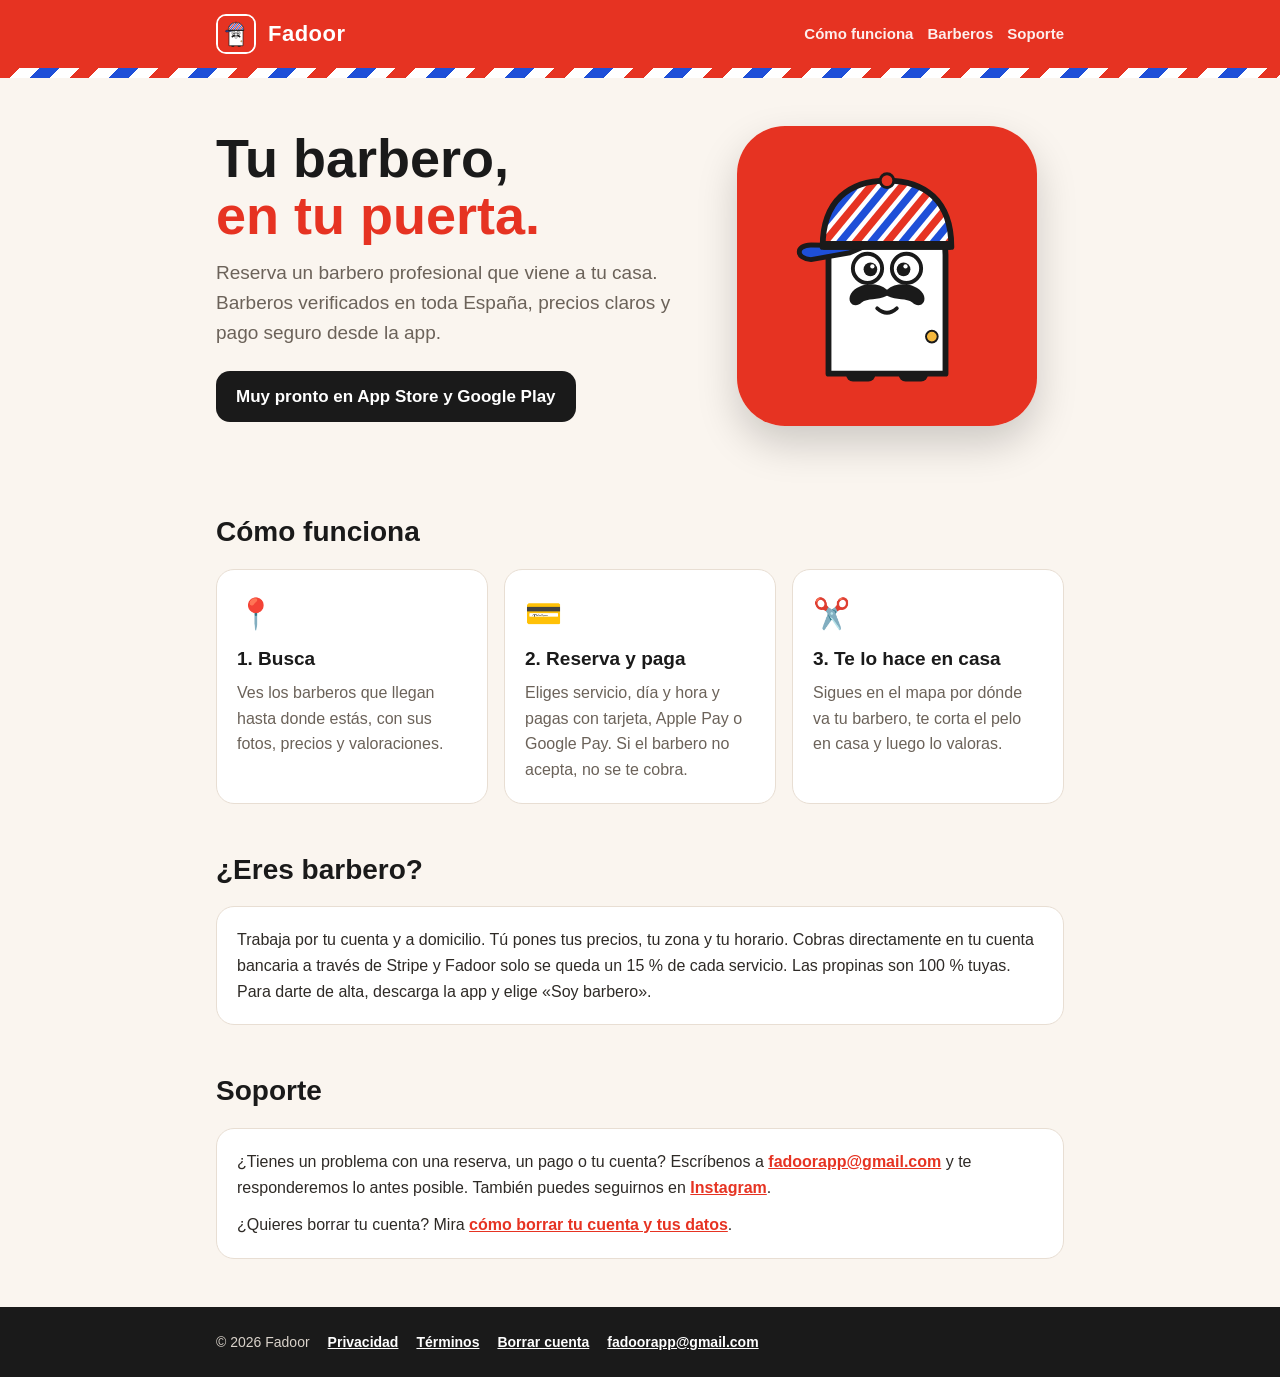
<file: index.html>
<!doctype html>
<html lang="es">
<head>
  <meta charset="utf-8">
  <meta name="viewport" content="width=device-width, initial-scale=1">
  <title>Fadoor · Barberos a domicilio</title>
  <meta name="description" content="Fadoor: reserva un barbero que viene a tu casa. Barberos verificados en toda España, precios claros y pago seguro.">
  <link rel="icon" href="favicon.png">
  <link rel="stylesheet" href="style.css">
</head>
<body>
  <header>
    <div class="bar">
      <img src="logo.svg" alt="">
      <a class="brand" href="index.html">Fadoor</a>
      <nav>
        <a href="#como-funciona">Cómo funciona</a>
        <a href="#barberos">Barberos</a>
        <a href="#soporte">Soporte</a>
      </nav>
    </div>
  </header>
  <div class="pole"></div>

  <section class="hero">
    <div>
      <h1>Tu barbero,<br><span>en tu puerta.</span></h1>
      <p>Reserva un barbero profesional que viene a tu casa. Barberos verificados en toda España, precios claros y pago seguro desde la app.</p>
      <span class="badge">Muy pronto en App Store y Google Play</span>
    </div>
    <img src="logo.svg" alt="Fado, la mascota de Fadoor">
  </section>

  <main>
    <h2 id="como-funciona">Cómo funciona</h2>
    <div class="grid">
      <div class="card"><div class="emoji">📍</div><h3>1. Busca</h3><p>Ves los barberos que llegan hasta donde estás, con sus fotos, precios y valoraciones.</p></div>
      <div class="card"><div class="emoji">💳</div><h3>2. Reserva y paga</h3><p>Eliges servicio, día y hora y pagas con tarjeta, Apple Pay o Google Pay. Si el barbero no acepta, no se te cobra.</p></div>
      <div class="card"><div class="emoji">✂️</div><h3>3. Te lo hace en casa</h3><p>Sigues en el mapa por dónde va tu barbero, te corta el pelo en casa y luego lo valoras.</p></div>
    </div>

    <h2 id="barberos">¿Eres barbero?</h2>
    <div class="card">
      <p style="color:#2e2a26">Trabaja por tu cuenta y a domicilio. Tú pones tus precios, tu zona y tu horario. Cobras directamente en tu cuenta bancaria a través de Stripe y Fadoor solo se queda un 15 % de cada servicio. Las propinas son 100 % tuyas. Para darte de alta, descarga la app y elige «Soy barbero».</p>
    </div>

    <h2 id="soporte">Soporte</h2>
    <div class="card">
      <p style="color:#2e2a26">¿Tienes un problema con una reserva, un pago o tu cuenta? Escríbenos a <a href="mailto:fadoorapp@gmail.com">fadoorapp@gmail.com</a> y te responderemos lo antes posible. También puedes seguirnos en <a href="https://www.instagram.com/fadoorapp" rel="noopener">Instagram</a>.</p>
      <p style="margin-top:12px;color:#2e2a26">¿Quieres borrar tu cuenta? Mira <a href="borrar-cuenta.html">cómo borrar tu cuenta y tus datos</a>.</p>
    </div>
  </main>

  <footer>
    <div class="in">
      <span>© 2026 Fadoor</span>
      <a href="privacidad.html">Privacidad</a>
      <a href="terminos.html">Términos</a>
      <a href="borrar-cuenta.html">Borrar cuenta</a>
      <a href="mailto:fadoorapp@gmail.com">fadoorapp@gmail.com</a>
    </div>
  </footer>
</body>
</html>
</file>
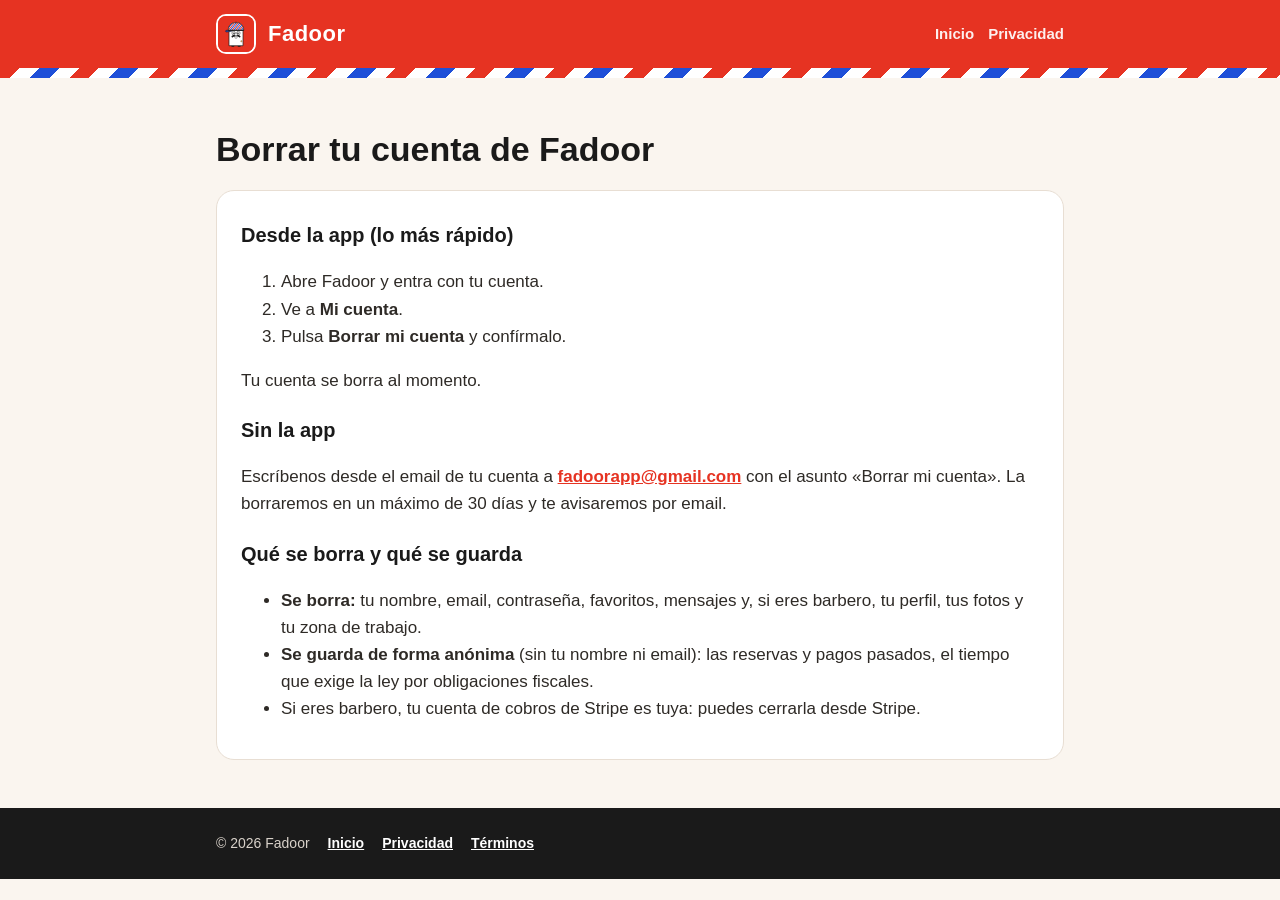
<file: borrar-cuenta.html>
<!doctype html>
<html lang="es">
<head>
  <meta charset="utf-8">
  <meta name="viewport" content="width=device-width, initial-scale=1">
  <title>Borrar tu cuenta · Fadoor</title>
  <link rel="icon" href="favicon.png">
  <link rel="stylesheet" href="style.css">
</head>
<body>
  <header>
    <div class="bar">
      <img src="logo.svg" alt="">
      <a class="brand" href="index.html">Fadoor</a>
      <nav><a href="index.html">Inicio</a><a href="privacidad.html">Privacidad</a></nav>
    </div>
  </header>
  <div class="pole"></div>
  <main>
    <h2 style="font-size:34px">Borrar tu cuenta de Fadoor</h2>
    <div class="doc">
      <h2>Desde la app (lo más rápido)</h2>
      <ol>
        <li>Abre Fadoor y entra con tu cuenta.</li>
        <li>Ve a <strong>Mi cuenta</strong>.</li>
        <li>Pulsa <strong>Borrar mi cuenta</strong> y confírmalo.</li>
      </ol>
      <p>Tu cuenta se borra al momento.</p>

      <h2>Sin la app</h2>
      <p>Escríbenos desde el email de tu cuenta a <a href="mailto:fadoorapp@gmail.com?subject=Borrar%20mi%20cuenta">fadoorapp@gmail.com</a> con el asunto «Borrar mi cuenta». La borraremos en un máximo de 30 días y te avisaremos por email.</p>

      <h2>Qué se borra y qué se guarda</h2>
      <ul>
        <li><strong>Se borra:</strong> tu nombre, email, contraseña, favoritos, mensajes y, si eres barbero, tu perfil, tus fotos y tu zona de trabajo.</li>
        <li><strong>Se guarda de forma anónima</strong> (sin tu nombre ni email): las reservas y pagos pasados, el tiempo que exige la ley por obligaciones fiscales.</li>
        <li>Si eres barbero, tu cuenta de cobros de Stripe es tuya: puedes cerrarla desde Stripe.</li>
      </ul>
    </div>
  </main>
  <footer>
    <div class="in">
      <span>© 2026 Fadoor</span>
      <a href="index.html">Inicio</a>
      <a href="privacidad.html">Privacidad</a>
      <a href="terminos.html">Términos</a>
    </div>
  </footer>
</body>
</html>
</file>
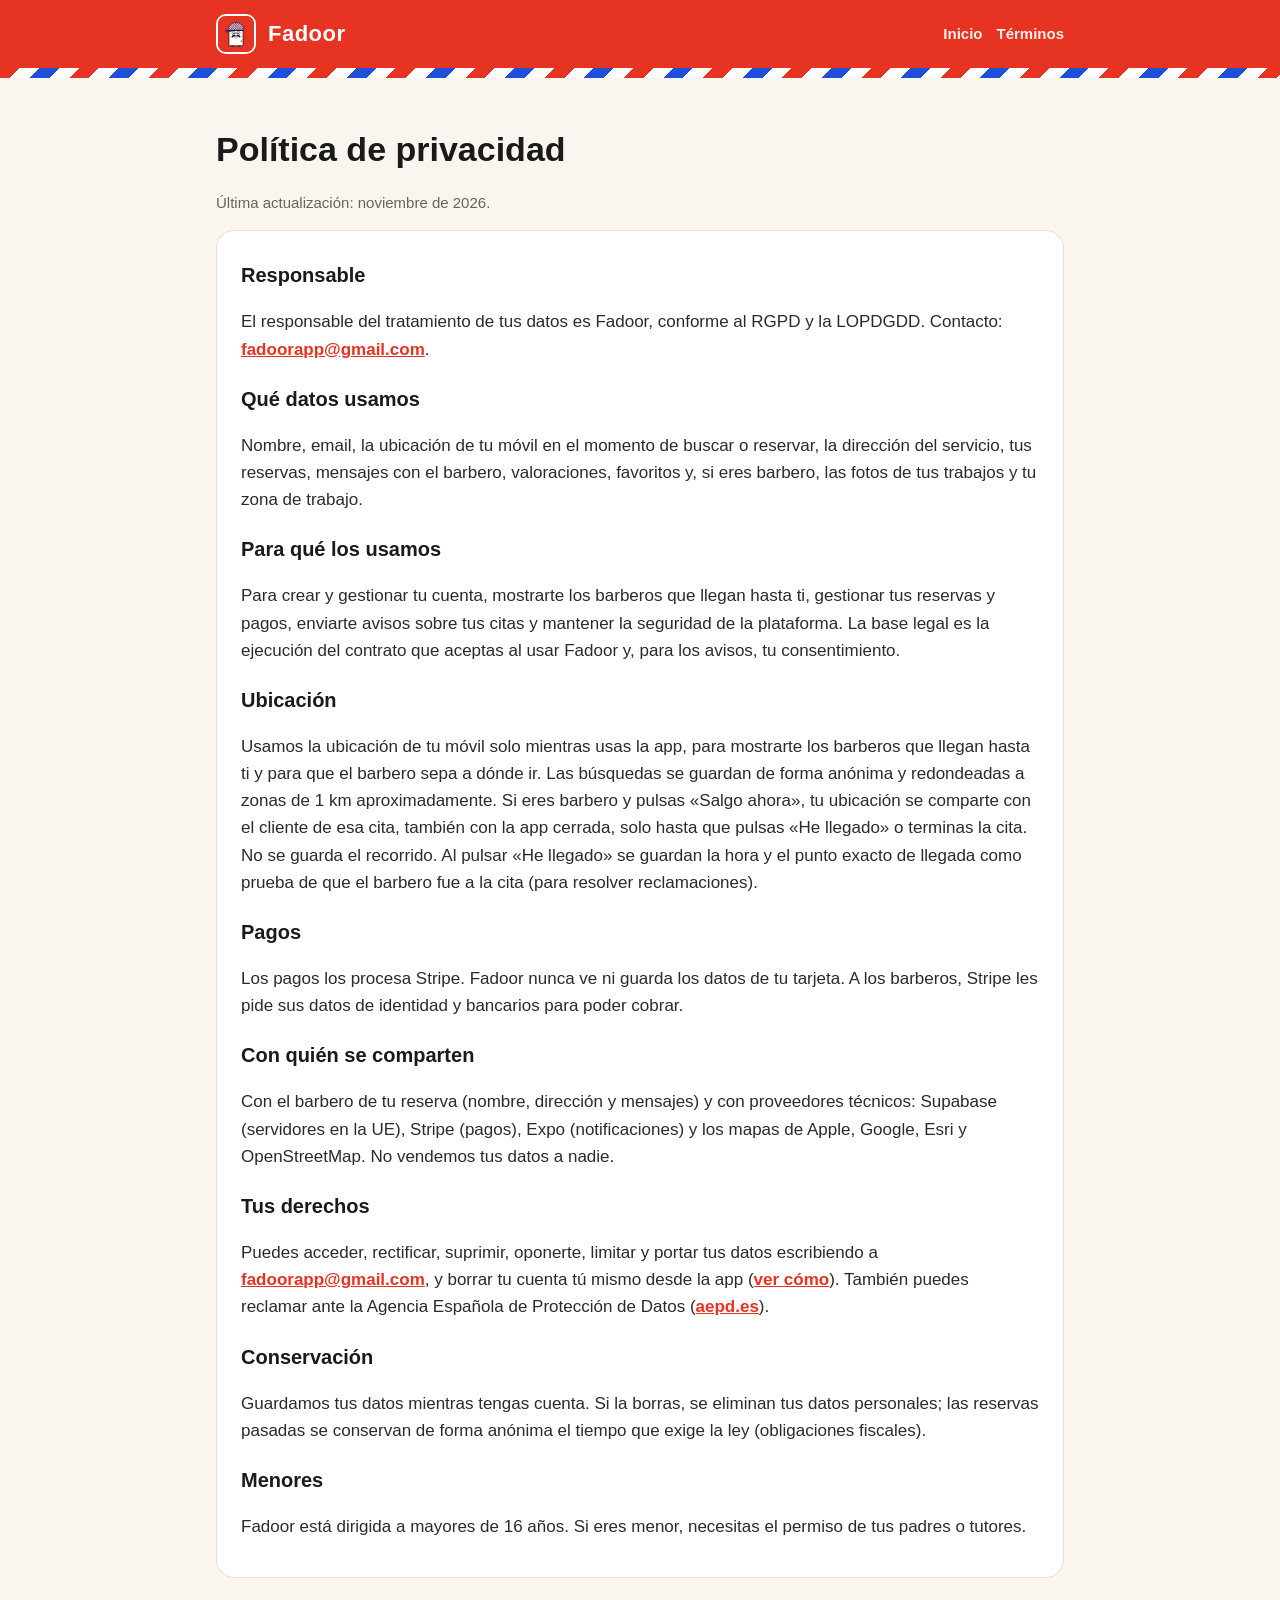
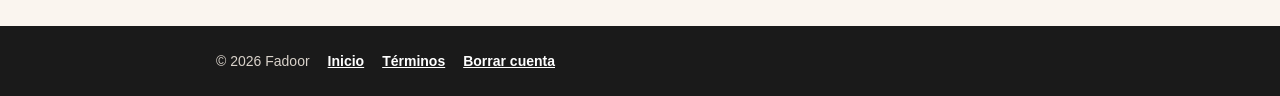
<file: privacidad.html>
<!doctype html>
<html lang="es">
<head>
  <meta charset="utf-8">
  <meta name="viewport" content="width=device-width, initial-scale=1">
  <title>Política de privacidad · Fadoor</title>
  <link rel="icon" href="favicon.png">
  <link rel="stylesheet" href="style.css">
</head>
<body>
  <header>
    <div class="bar">
      <img src="logo.svg" alt="">
      <a class="brand" href="index.html">Fadoor</a>
      <nav><a href="index.html">Inicio</a><a href="terminos.html">Términos</a></nav>
    </div>
  </header>
  <div class="pole"></div>
  <main>
    <h2 style="font-size:34px">Política de privacidad</h2>
    <p class="updated">Última actualización: noviembre de 2026.</p>
    <div class="doc">
      <h2>Responsable</h2>
      <p>El responsable del tratamiento de tus datos es Fadoor, conforme al RGPD y la LOPDGDD. Contacto: <a href="mailto:fadoorapp@gmail.com">fadoorapp@gmail.com</a>.</p>

      <h2>Qué datos usamos</h2>
      <p>Nombre, email, la ubicación de tu móvil en el momento de buscar o reservar, la dirección del servicio, tus reservas, mensajes con el barbero, valoraciones, favoritos y, si eres barbero, las fotos de tus trabajos y tu zona de trabajo.</p>

      <h2>Para qué los usamos</h2>
      <p>Para crear y gestionar tu cuenta, mostrarte los barberos que llegan hasta ti, gestionar tus reservas y pagos, enviarte avisos sobre tus citas y mantener la seguridad de la plataforma. La base legal es la ejecución del contrato que aceptas al usar Fadoor y, para los avisos, tu consentimiento.</p>

      <h2>Ubicación</h2>
      <p>Usamos la ubicación de tu móvil solo mientras usas la app, para mostrarte los barberos que llegan hasta ti y para que el barbero sepa a dónde ir. Las búsquedas se guardan de forma anónima y redondeadas a zonas de 1 km aproximadamente. Si eres barbero y pulsas «Salgo ahora», tu ubicación se comparte con el cliente de esa cita, también con la app cerrada, solo hasta que pulsas «He llegado» o terminas la cita. No se guarda el recorrido. Al pulsar «He llegado» se guardan la hora y el punto exacto de llegada como prueba de que el barbero fue a la cita (para resolver reclamaciones).</p>

      <h2>Pagos</h2>
      <p>Los pagos los procesa Stripe. Fadoor nunca ve ni guarda los datos de tu tarjeta. A los barberos, Stripe les pide sus datos de identidad y bancarios para poder cobrar.</p>

      <h2>Con quién se comparten</h2>
      <p>Con el barbero de tu reserva (nombre, dirección y mensajes) y con proveedores técnicos: Supabase (servidores en la UE), Stripe (pagos), Expo (notificaciones) y los mapas de Apple, Google, Esri y OpenStreetMap. No vendemos tus datos a nadie.</p>

      <h2>Tus derechos</h2>
      <p>Puedes acceder, rectificar, suprimir, oponerte, limitar y portar tus datos escribiendo a <a href="mailto:fadoorapp@gmail.com">fadoorapp@gmail.com</a>, y borrar tu cuenta tú mismo desde la app (<a href="borrar-cuenta.html">ver cómo</a>). También puedes reclamar ante la Agencia Española de Protección de Datos (<a href="https://www.aepd.es" rel="noopener">aepd.es</a>).</p>

      <h2>Conservación</h2>
      <p>Guardamos tus datos mientras tengas cuenta. Si la borras, se eliminan tus datos personales; las reservas pasadas se conservan de forma anónima el tiempo que exige la ley (obligaciones fiscales).</p>

      <h2>Menores</h2>
      <p>Fadoor está dirigida a mayores de 16 años. Si eres menor, necesitas el permiso de tus padres o tutores.</p>
    </div>
  </main>
  <footer>
    <div class="in">
      <span>© 2026 Fadoor</span>
      <a href="index.html">Inicio</a>
      <a href="terminos.html">Términos</a>
      <a href="borrar-cuenta.html">Borrar cuenta</a>
    </div>
  </footer>
</body>
</html>
</file>
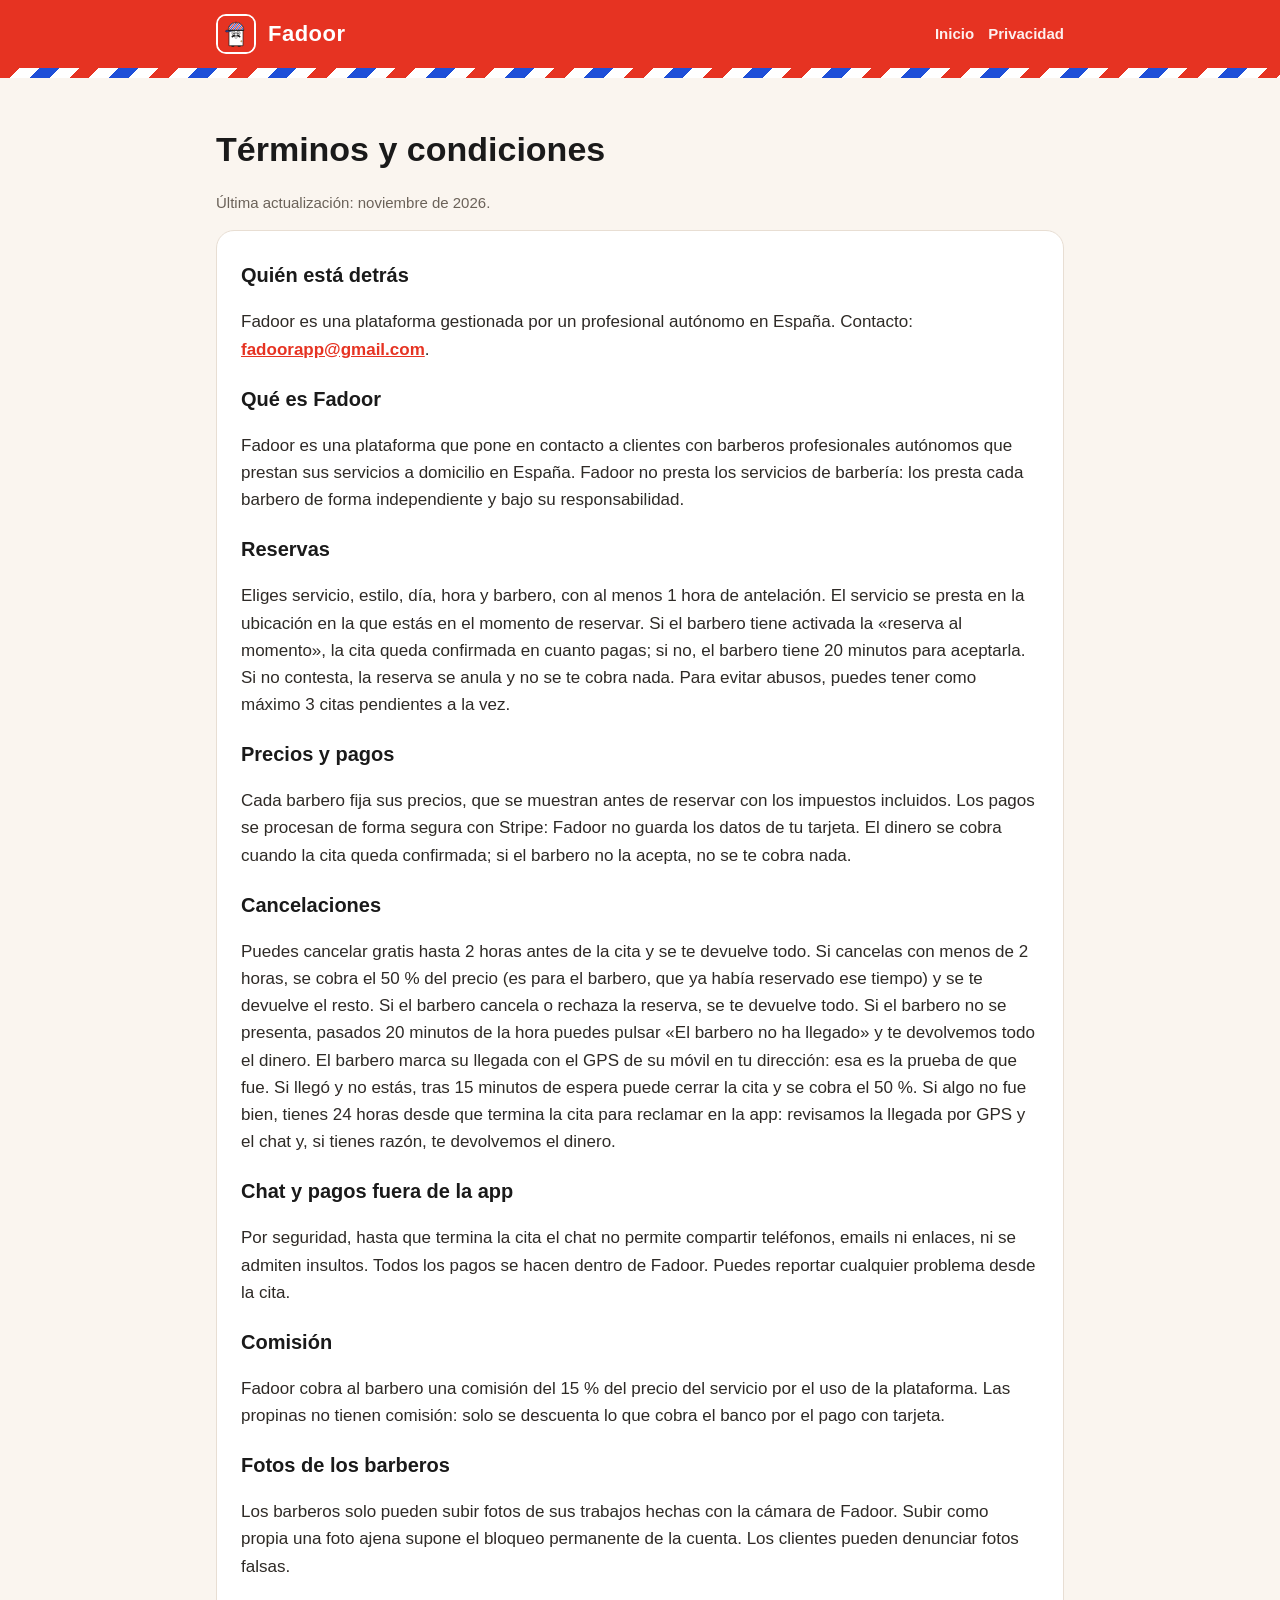
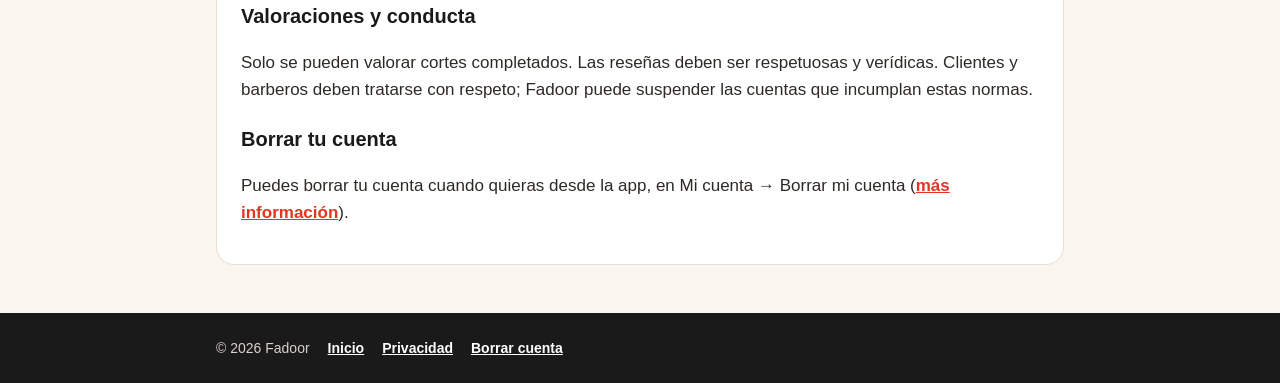
<file: terminos.html>
<!doctype html>
<html lang="es">
<head>
  <meta charset="utf-8">
  <meta name="viewport" content="width=device-width, initial-scale=1">
  <title>Términos y condiciones · Fadoor</title>
  <link rel="icon" href="favicon.png">
  <link rel="stylesheet" href="style.css">
</head>
<body>
  <header>
    <div class="bar">
      <img src="logo.svg" alt="">
      <a class="brand" href="index.html">Fadoor</a>
      <nav><a href="index.html">Inicio</a><a href="privacidad.html">Privacidad</a></nav>
    </div>
  </header>
  <div class="pole"></div>
  <main>
    <h2 style="font-size:34px">Términos y condiciones</h2>
    <p class="updated">Última actualización: noviembre de 2026.</p>
    <div class="doc">
      <h2>Quién está detrás</h2>
      <p>Fadoor es una plataforma gestionada por un profesional autónomo en España. Contacto: <a href="mailto:fadoorapp@gmail.com">fadoorapp@gmail.com</a>.</p>

      <h2>Qué es Fadoor</h2>
      <p>Fadoor es una plataforma que pone en contacto a clientes con barberos profesionales autónomos que prestan sus servicios a domicilio en España. Fadoor no presta los servicios de barbería: los presta cada barbero de forma independiente y bajo su responsabilidad.</p>

      <h2>Reservas</h2>
      <p>Eliges servicio, estilo, día, hora y barbero, con al menos 1 hora de antelación. El servicio se presta en la ubicación en la que estás en el momento de reservar. Si el barbero tiene activada la «reserva al momento», la cita queda confirmada en cuanto pagas; si no, el barbero tiene 20 minutos para aceptarla. Si no contesta, la reserva se anula y no se te cobra nada. Para evitar abusos, puedes tener como máximo 3 citas pendientes a la vez.</p>

      <h2>Precios y pagos</h2>
      <p>Cada barbero fija sus precios, que se muestran antes de reservar con los impuestos incluidos. Los pagos se procesan de forma segura con Stripe: Fadoor no guarda los datos de tu tarjeta. El dinero se cobra cuando la cita queda confirmada; si el barbero no la acepta, no se te cobra nada.</p>

      <h2>Cancelaciones</h2>
      <p>Puedes cancelar gratis hasta 2 horas antes de la cita y se te devuelve todo. Si cancelas con menos de 2 horas, se cobra el 50 % del precio (es para el barbero, que ya había reservado ese tiempo) y se te devuelve el resto. Si el barbero cancela o rechaza la reserva, se te devuelve todo. Si el barbero no se presenta, pasados 20 minutos de la hora puedes pulsar «El barbero no ha llegado» y te devolvemos todo el dinero. El barbero marca su llegada con el GPS de su móvil en tu dirección: esa es la prueba de que fue. Si llegó y no estás, tras 15 minutos de espera puede cerrar la cita y se cobra el 50 %. Si algo no fue bien, tienes 24 horas desde que termina la cita para reclamar en la app: revisamos la llegada por GPS y el chat y, si tienes razón, te devolvemos el dinero.</p>

      <h2>Chat y pagos fuera de la app</h2>
      <p>Por seguridad, hasta que termina la cita el chat no permite compartir teléfonos, emails ni enlaces, ni se admiten insultos. Todos los pagos se hacen dentro de Fadoor. Puedes reportar cualquier problema desde la cita.</p>

      <h2>Comisión</h2>
      <p>Fadoor cobra al barbero una comisión del 15 % del precio del servicio por el uso de la plataforma. Las propinas no tienen comisión: solo se descuenta lo que cobra el banco por el pago con tarjeta.</p>

      <h2>Fotos de los barberos</h2>
      <p>Los barberos solo pueden subir fotos de sus trabajos hechas con la cámara de Fadoor. Subir como propia una foto ajena supone el bloqueo permanente de la cuenta. Los clientes pueden denunciar fotos falsas.</p>

      <h2>Valoraciones y conducta</h2>
      <p>Solo se pueden valorar cortes completados. Las reseñas deben ser respetuosas y verídicas. Clientes y barberos deben tratarse con respeto; Fadoor puede suspender las cuentas que incumplan estas normas.</p>

      <h2>Borrar tu cuenta</h2>
      <p>Puedes borrar tu cuenta cuando quieras desde la app, en Mi cuenta → Borrar mi cuenta (<a href="borrar-cuenta.html">más información</a>).</p>
    </div>
  </main>
  <footer>
    <div class="in">
      <span>© 2026 Fadoor</span>
      <a href="index.html">Inicio</a>
      <a href="privacidad.html">Privacidad</a>
      <a href="borrar-cuenta.html">Borrar cuenta</a>
    </div>
  </footer>
</body>
</html>
</file>
<file: style.css>
:root {
  --red: #e63322;
  --ink: #1a1a1a;
  --cream: #faf5ef;
  --muted: #6b6259;
  --line: #e8ded3;
  --blue: #1e4fd8;
}
* { box-sizing: border-box; }
html { -webkit-text-size-adjust: 100%; }
body {
  margin: 0;
  background: var(--cream);
  color: var(--ink);
  font: 17px/1.6 -apple-system, BlinkMacSystemFont, "Segoe UI", Roboto, Helvetica, Arial, sans-serif;
}
a { color: var(--red); font-weight: 700; }
.pole {
  height: 10px;
  background: repeating-linear-gradient(135deg, var(--red) 0 14px, #fff 14px 28px, var(--blue) 28px 42px, #fff 42px 56px);
}
header {
  background: var(--red);
  color: #fff;
}
header .bar {
  max-width: 880px; margin: 0 auto; padding: 14px 16px;
  display: flex; align-items: center; gap: 12px;
}
header .bar img { width: 40px; height: 40px; border-radius: 10px; border: 2px solid #fff; }
header .bar a.brand { color: #fff; text-decoration: none; font-size: 22px; font-weight: 900; letter-spacing: .5px; }
header nav { margin-left: auto; display: flex; gap: 14px; flex-wrap: wrap; }
header nav a { color: #fff; font-weight: 600; font-size: 15px; text-decoration: none; opacity: .92; }
header nav a:hover { text-decoration: underline; }
.hero {
  max-width: 880px; margin: 0 auto; padding: 48px 16px 40px;
  display: grid; grid-template-columns: 1.3fr 1fr; gap: 32px; align-items: center;
}
.hero h1 { font-size: clamp(34px, 6vw, 54px); line-height: 1.05; margin: 0 0 14px; font-weight: 900; }
.hero h1 span { color: var(--red); }
.hero p { font-size: 19px; color: var(--muted); margin: 0 0 22px; }
.hero img { width: 100%; max-width: 300px; justify-self: center; border-radius: 48px; box-shadow: 0 18px 40px rgba(0,0,0,.18); }
.badge { display: inline-block; background: var(--ink); color: #fff; padding: 12px 20px; border-radius: 14px; font-weight: 800; }
main { max-width: 880px; margin: 0 auto; padding: 0 16px 48px; }
.grid { display: grid; grid-template-columns: repeat(3, 1fr); gap: 16px; }
.card {
  background: #fff; border: 1px solid var(--line); border-radius: 18px; padding: 20px;
}
.card h3 { margin: 6px 0 6px; font-size: 19px; }
.card p { margin: 0; color: var(--muted); font-size: 16px; }
.emoji { font-size: 30px; }
h2 { font-size: 28px; margin: 44px 0 14px; font-weight: 900; }
.doc { background: #fff; border: 1px solid var(--line); border-radius: 18px; padding: 8px 24px 20px; }
.doc h2 { margin-top: 20px; font-size: 20px; }
.doc p, .doc li { color: #2e2a26; }
.updated { color: var(--muted); font-size: 15px; }
footer { background: var(--ink); color: #d9d2ca; }
footer .in { max-width: 880px; margin: 0 auto; padding: 24px 16px; font-size: 14px; display: flex; flex-wrap: wrap; gap: 8px 18px; }
footer a { color: #fff; }
@media (max-width: 720px) {
  .hero { grid-template-columns: 1fr; padding-top: 32px; text-align: left; }
  .hero img { max-width: 180px; border-radius: 32px; }
  .grid { grid-template-columns: 1fr; }
  header nav { gap: 10px; }
  header nav a { font-size: 14px; }
}
</file>
